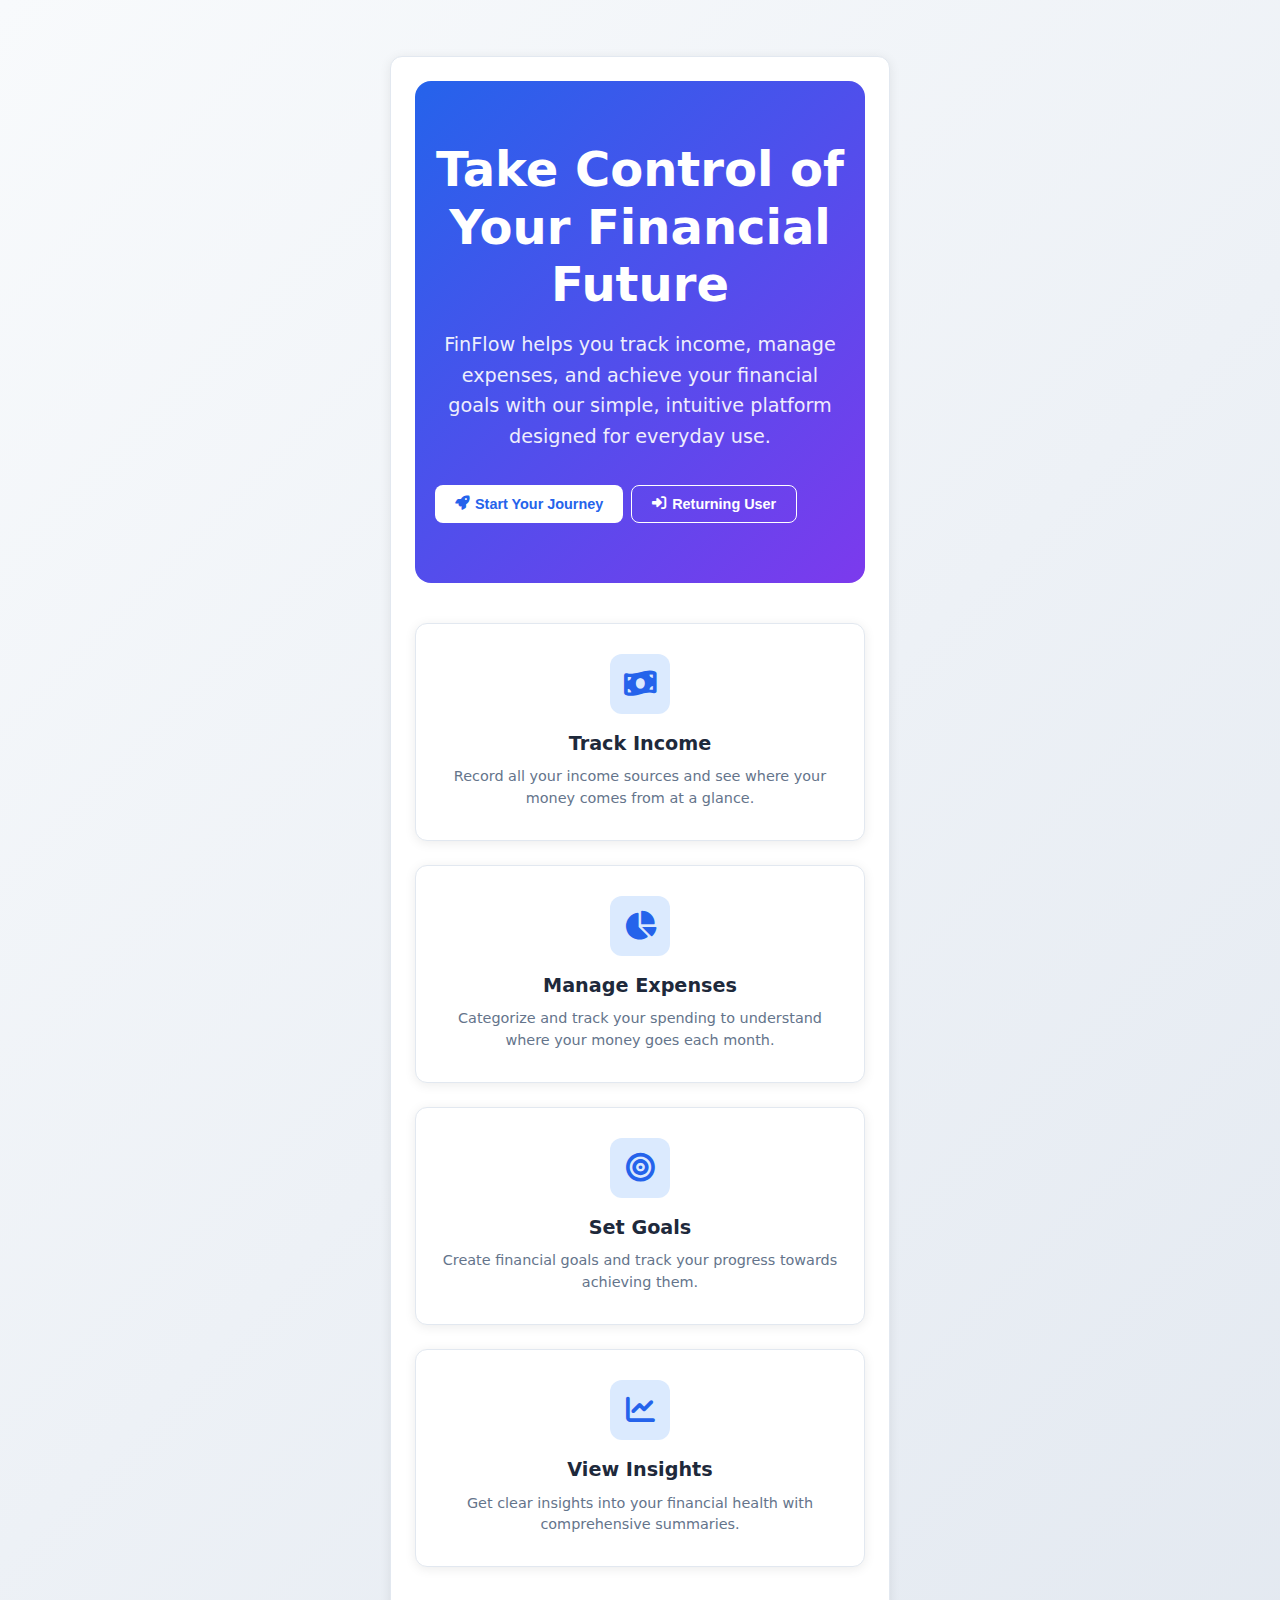
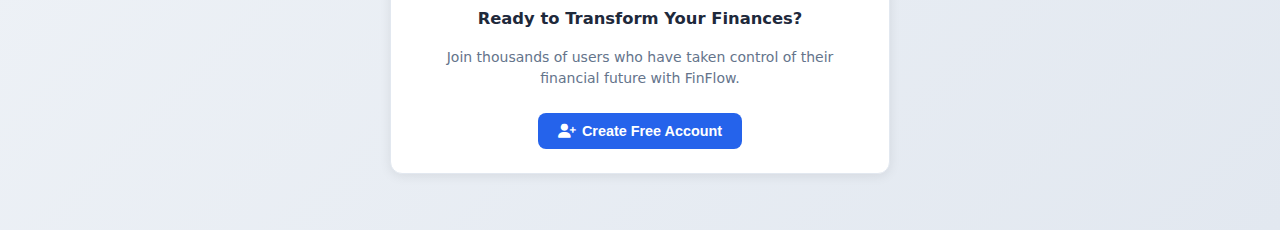
<file: index.html>
<!DOCTYPE html>
<html lang="en">
<head>
  <meta charset="UTF-8">
  <meta name="viewport" content="width=device-width, initial-scale=1.0">
  <title>FinFlow - Personal Finance Management</title>
  <link rel="stylesheet" href="styles.css">
  <link rel="stylesheet" href="https://cdnjs.cloudflare.com/ajax/libs/font-awesome/6.4.0/css/all.min.css">
</head>
<body>
  <!-- Toast Notifications Container -->
  <div class="toast-container" id="toastContainer"></div>

  <div class="app-container">
    <!-- Header (shown only when logged in) -->
    <header id="appHeader" class="hidden">
      <div class="logo">
        <i class="fas fa-coins"></i>
        <span>FinFlow</span>
      </div>
      <div class="user-info">
        <div class="user-avatar" id="userAvatar">U</div>
        <span id="usernameDisplay">User</span>
        <button class="btn btn-outline" onclick="logout()">Logout</button>
      </div>
    </header>

    <!-- Home Page -->
<!-- Replace the entire home section with this -->
<div id="home" class="card">
  <div class="hero-section">
    <h1 class="hero-title">Take Control of Your Financial Future</h1>
    <p class="hero-subtitle">FinFlow helps you track income, manage expenses, and achieve your financial goals with our simple, intuitive platform designed for everyday use.</p>
    <div class="btn-group">
      <button class="btn btn-primary" onclick="toggleVisibility('signup')" style="background: white; color: var(--primary);">
        <i class="fas fa-rocket"></i> Start Your Journey
      </button>
      <button class="btn btn-outline" onclick="toggleVisibility('login')" style="border-color: white; color: white;">
        <i class="fas fa-sign-in-alt"></i> Returning User
      </button>
    </div>
  </div>

  <div class="features-grid">
    <div class="feature-card">
      <div class="feature-icon">
        <i class="fas fa-money-bill-wave"></i>
      </div>
      <h3 class="feature-title">Track Income</h3>
      <p class="feature-description">Record all your income sources and see where your money comes from at a glance.</p>
    </div>
    
    <div class="feature-card">
      <div class="feature-icon">
        <i class="fas fa-chart-pie"></i>
      </div>
      <h3 class="feature-title">Manage Expenses</h3>
      <p class="feature-description">Categorize and track your spending to understand where your money goes each month.</p>
    </div>
    
    <div class="feature-card">
      <div class="feature-icon">
        <i class="fas fa-bullseye"></i>
      </div>
      <h3 class="feature-title">Set Goals</h3>
      <p class="feature-description">Create financial goals and track your progress towards achieving them.</p>
    </div>
    
    <div class="feature-card">
      <div class="feature-icon">
        <i class="fas fa-chart-line"></i>
      </div>
      <h3 class="feature-title">View Insights</h3>
      <p class="feature-description">Get clear insights into your financial health with comprehensive summaries.</p>
    </div>
  </div>

  <div style="text-align: center; margin-top: 40px;">
    <h3 style="margin-bottom: 16px; color: var(--dark);">Ready to Transform Your Finances?</h3>
    <p style="color: var(--gray); margin-bottom: 24px;">Join thousands of users who have taken control of their financial future with FinFlow.</p>
    <button class="btn btn-primary" onclick="toggleVisibility('signup')">
      <i class="fas fa-user-plus"></i> Create Free Account
    </button>
  </div>
</div>

    <!-- Sign Up Page -->
    <div id="signup" class="auth-container card hidden">
      <div class="auth-header">
        <h2 class="auth-title">Create Account</h2>
        <p class="auth-subtitle">Join thousands managing their finances better</p>
      </div>
      <div class="form-group">
        <label class="form-label" for="signupUsername">Username</label>
        <input type="text" id="signupUsername" class="form-control" placeholder="Enter your username">
      </div>
      <div class="form-group">
        <label class="form-label" for="signupPassword">Password</label>
        <input type="password" id="signupPassword" class="form-control" placeholder="Create a strong password">
      </div>
      <div class="form-group">
        <label class="form-label" for="signupEmail">Email (optional)</label>
        <input type="email" id="signupEmail" class="form-control" placeholder="Enter your email">
      </div>
      <button class="btn btn-primary" onclick="signUp()" style="width: 100%; margin-bottom: 15px;">
        <i class="fas fa-user-plus"></i> Create Account
      </button>
      <button class="btn btn-outline" onclick="toggleVisibility('home')" style="width: 100%;">
        <i class="fas fa-arrow-left"></i> Back to Home
      </button>
      <div id="signupError" style="color: var(--danger); margin-top: 15px; text-align: center;"></div>
    </div>

    <!-- Login Page -->
    <div id="login" class="auth-container card hidden">
      <div class="auth-header">
        <h2 class="auth-title">Welcome Back</h2>
        <p class="auth-subtitle">Sign in to access your financial dashboard</p>
      </div>
      <div class="form-group">
        <label class="form-label" for="loginUsername">Username</label>
        <input type="text" id="loginUsername" class="form-control" placeholder="Enter your username">
      </div>
      <div class="form-group">
        <label class="form-label" for="loginPassword">Password</label>
        <input type="password" id="loginPassword" class="form-control" placeholder="Enter your password">
      </div>
      <button class="btn btn-primary" onclick="logIn()" style="width: 100%; margin-bottom: 15px;">
        <i class="fas fa-sign-in-alt"></i> Sign In
      </button>
      <button class="btn btn-outline" onclick="toggleVisibility('home')" style="width: 100%;">
        <i class="fas fa-arrow-left"></i> Back to Home
      </button>
      <div id="loginError" style="color: var(--danger); margin-top: 15px; text-align: center;"></div>
    </div>

    <!-- Finance Dashboard -->
    <div id="financeApp" class="hidden">
      <!-- Balance Summary -->
      <div class="balance-card">
        <div class="balance-title">Current Balance</div>
        <div class="balance-amount" id="currentBalance">0.00 birr</div>
      </div>

      <!-- Stats Overview -->
      <div class="stats-container">
        <div class="stat-card">
          <div class="stat-icon stat-income">
            <i class="fas fa-money-bill-wave"></i>
          </div>
          <div class="stat-info">
            <h3 id="totalIncome">0.00</h3>
            <p>Total Income</p>
          </div>
        </div>
        <div class="stat-card">
          <div class="stat-icon stat-expense">
            <i class="fas fa-chart-line"></i>
          </div>
          <div class="stat-info">
            <h3 id="totalExpenses">0.00</h3>
            <p>Total Expenses</p>
          </div>
        </div>
        <div class="stat-card">
          <div class="stat-icon stat-balance">
            <i class="fas fa-piggy-bank"></i>
          </div>
          <div class="stat-info">
            <h3 id="savings">0.00</h3>
            <p>Savings</p>
          </div>
        </div>
      </div>

      <!-- Quick Actions -->
      <div class="card">
        <div class="card-header">
          <h2 class="card-title">Quick Actions</h2>
        </div>
        <div class="actions-container">
          <button class="action-btn" onclick="openModal('incomeModal')">
            <i class="fas fa-plus-circle"></i>
            <span>Add Income</span>
          </button>
          <button class="action-btn" onclick="openModal('mandatoryExpenseModal')">
            <i class="fas fa-clipboard-list"></i>
            <span>Plan Expense</span>
          </button>
          <button class="action-btn" onclick="confirmMandatoryExpense()">
            <i class="fas fa-check-circle"></i>
            <span>Confirm Expense</span>
          </button>
          <button class="action-btn" onclick="openModal('otherExpenseModal')">
            <i class="fas fa-shopping-cart"></i>
            <span>Add Expense</span>
          </button>
          <button class="action-btn" onclick="viewSummary()">
            <i class="fas fa-chart-pie"></i>
            <span>View Summary</span>
          </button>
          <button class="action-btn" onclick="openModal('historyModal')">
            <i class="fas fa-history"></i>
            <span>Transaction History</span>
          </button>
          <button class="action-btn" onclick="openModal('exportModal')">
            <i class="fas fa-download"></i>
            <span>Export Data</span>
          </button>
          <button class="action-btn" onclick="showAbout()">
            <i class="fas fa-info-circle"></i>
            <span>About FinFlow</span>
          </button>
        </div>
      </div>

      <!-- Recent Transactions -->
      <div class="card">
        <div class="card-header">
          <h2 class="card-title">Recent Transactions</h2>
          <div style="display: flex; gap: 10px; align-items: center;">
            <div class="search-container" style="width: 200px;">
              <input type="text" id="transactionSearch" class="search-input" placeholder="Search transactions..." onkeyup="filterTransactions()">
              <i class="fas fa-search search-icon"></i>
            </div>
            <button class="btn btn-outline" onclick="openModal('historyModal')">
              <i class="fas fa-eye"></i> View All
            </button>
          </div>
        </div>
        <ul class="transaction-list" id="recentTransactions">
          <!-- Transactions will be populated here -->
        </ul>
      </div>

      <!-- Simple Financial Goals Section -->
      <div class="card">
        <div class="card-header">
          <h2 class="card-title">Financial Goals</h2>
          <button class="btn btn-outline btn-sm" onclick="openModal('goalsModal')">
            <i class="fas fa-plus"></i> Add Goal
          </button>
        </div>
        <div id="goalsContainer">
          <!-- Goals will be populated here -->
        </div>
      </div>
    </div>
  </div>

  <!-- Modals -->
  <!-- Add Income Modal -->
  <div id="incomeModal" class="modal">
    <div class="modal-content">
      <div class="modal-header">
        <h3 class="modal-title">Add Income</h3>
        <button class="modal-close" onclick="closeModal('incomeModal')">&times;</button>
      </div>
      <div class="form-group">
        <label class="form-label" for="incomeSource">Income Source</label>
        <input type="text" id="incomeSource" class="form-control" placeholder="Salary, Freelance, etc.">
      </div>
      <div class="form-group">
        <label class="form-label" for="incomeAmount">Amount (birr)</label>
        <input type="number" id="incomeAmount" class="form-control" placeholder="0.00">
      </div>
      <div class="form-group">
        <label class="form-label" for="incomeDate">Date</label>
        <input type="date" id="incomeDate" class="form-control">
      </div>
      <button class="btn btn-primary" onclick="addIncome()" style="width: 100%;">
        <i class="fas fa-plus-circle"></i> Add Income
      </button>
    </div>
  </div>

  <!-- Plan Mandatory Expense Modal -->
  <div id="mandatoryExpenseModal" class="modal">
    <div class="modal-content">
      <div class="modal-header">
        <h3 class="modal-title">Plan Mandatory Expense</h3>
        <button class="modal-close" onclick="closeModal('mandatoryExpenseModal')">&times;</button>
      </div>
      <div class="form-group">
        <label class="form-label" for="mandatoryCategory">Expense Category</label>
        <input type="text" id="mandatoryCategory" class="form-control" placeholder="Rent, Utilities, etc.">
      </div>
      <div class="form-group">
        <label class="form-label" for="mandatoryAmount">Planned Amount (birr)</label>
        <input type="number" id="mandatoryAmount" class="form-control" placeholder="0.00">
      </div>
      <div class="form-group">
        <label class="form-label" for="mandatoryDueDate">Due Date</label>
        <input type="date" id="mandatoryDueDate" class="form-control">
      </div>
      <button class="btn btn-primary" onclick="planMandatoryExpense()" style="width: 100%;">
        <i class="fas fa-clipboard-list"></i> Plan Expense
      </button>
    </div>
  </div>

  <!-- Add Other Expense Modal -->
  <div id="otherExpenseModal" class="modal">
    <div class="modal-content">
      <div class="modal-header">
        <h3 class="modal-title">Add Expense</h3>
        <button class="modal-close" onclick="closeModal('otherExpenseModal')">&times;</button>
      </div>
      <div class="form-group">
        <label class="form-label" for="otherCategory">Expense Category</label>
        <input type="text" id="otherCategory" class="form-control" placeholder="Food, Entertainment, etc.">
      </div>
      <div class="form-group">
        <label class="form-label" for="otherAmount">Amount (birr)</label>
        <input type="number" id="otherAmount" class="form-control" placeholder="0.00">
      </div>
      <div class="form-group">
        <label class="form-label" for="otherDate">Date</label>
        <input type="date" id="otherDate" class="form-control">
      </div>
      <button class="btn btn-primary" onclick="addOtherExpense()" style="width: 100%;">
        <i class="fas fa-shopping-cart"></i> Add Expense
      </button>
    </div>
  </div>

  <!-- Transaction History Modal -->
  <div id="historyModal" class="modal">
    <div class="modal-content" style="max-width: 700px;">
      <div class="modal-header">
        <h3 class="modal-title">Transaction History</h3>
        <button class="modal-close" onclick="closeModal('historyModal')">&times;</button>
      </div>
      <div id="historyContent">
        <!-- History content will be populated here -->
      </div>
    </div>
  </div>

  <!-- Summary Modal -->
  <div id="summaryModal" class="modal">
    <div class="modal-content">
      <div class="modal-header">
        <h3 class="modal-title">Financial Summary</h3>
        <button class="modal-close" onclick="closeModal('summaryModal')">&times;</button>
      </div>
      <div id="summaryContent">
        <!-- Summary content will be populated here -->
      </div>
    </div>
  </div>

  <!-- About Modal -->
  <div id="aboutModal" class="modal">
    <div class="modal-content">
      <div class="modal-header">
        <h3 class="modal-title">About FinFlow</h3>
        <button class="modal-close" onclick="closeModal('aboutModal')">&times;</button>
      </div>
      <div id="aboutContent">
        <div style="text-align: center; margin-bottom: 20px;">
          <i class="fas fa-coins" style="font-size: 3rem; color: var(--primary); margin-bottom: 15px;"></i>
          <h2 style="color: var(--primary); margin-bottom: 10px;">FinFlow Personal Finance Manager</h2>
        </div>
        
        <div style="line-height: 1.6; margin-bottom: 20px;">
          <p>FinFlow is your personal financial companion designed to help you take control of your money with ease and confidence.</p>
          
          <h4 style="color: var(--primary); margin: 15px 0 10px;">What FinFlow Offers:</h4>
          <ul style="padding-left: 20px; margin-bottom: 15px;">
            <li><strong>Income Tracking:</strong> Record all your income sources in one place</li>
            <li><strong>Expense Management:</strong> Track planned and actual expenses</li>
            <li><strong>Financial Overview:</strong> Get a clear picture of your financial health</li>
            <li><strong>Goal Setting:</strong> Set and track simple financial goals</li>
            <li><strong>Data Export:</strong> Download your financial data for analysis</li>
          </ul>

          <h4 style="color: var(--primary); margin: 15px 0 10px;">How to Use:</h4>
          <ol style="padding-left: 20px; margin-bottom: 15px;">
            <li>Add your income sources as you receive money</li>
            <li>Plan your mandatory expenses (rent, bills, etc.)</li>
            <li>Track your daily spending in other expenses</li>
            <li>Confirm planned expenses when you pay them</li>
            <li>Use the summary to see your financial progress</li>
          </ol>

          <p><strong>Remember:</strong> FinFlow stores all your data locally in your browser for privacy and security. Your financial information never leaves your device.</p>
        </div>

        <div style="background: var(--primary-light); padding: 15px; border-radius: 8px; text-align: center;">
          <p style="margin: 0; color: var(--primary-dark); font-weight: 500;">
            <i class="fas fa-lightbulb" style="margin-right: 5px;"></i>
            Start tracking today and build better financial habits!
          </p>
        </div>
      </div>
    </div>
  </div>

  <!-- Simple Goals Modal -->
<!-- Replace the goals modal with this -->
<div id="goalsModal" class="modal">
  <div class="modal-content">
    <div class="modal-header">
      <h3 class="modal-title">Manage Financial Goals</h3>
      <button class="modal-close" onclick="closeModal('goalsModal')">&times;</button>
    </div>
    
    <div class="form-group">
      <label class="form-label" for="goalTitle">Goal Name</label>
      <input type="text" id="goalTitle" class="form-control" placeholder="e.g., Save for vacation, New laptop">
    </div>
    <div class="form-group">
      <label class="form-label" for="goalTarget">Target Amount (birr)</label>
      <input type="number" id="goalTarget" class="form-control" placeholder="0.00">
    </div>
    <div class="form-group">
      <label class="form-label" for="goalDeadline">Target Date (Optional)</label>
      <input type="date" id="goalDeadline" class="form-control">
    </div>
    
    <button class="btn btn-primary" onclick="addGoal()" style="width: 100%;">
      <i class="fas fa-bullseye"></i> Create Goal
    </button>

    <!-- Add to existing goal section -->
    <div class="add-to-goal-section" id="addToGoalSection" style="display: none;">
      <h4>Add to Goal</h4>
      <div class="form-group">
        <label class="form-label">Select Goal</label>
        <select id="selectedGoal" class="form-control">
          <!-- Goals will be populated here -->
        </select>
      </div>
      <div class="form-group">
        <label class="form-label">Amount to Add (birr)</label>
        <input type="number" id="goalContribution" class="form-control" placeholder="0.00">
      </div>
      <button class="btn btn-success" onclick="addToGoal()" style="width: 100%;">
        <i class="fas fa-plus"></i> Add to Goal
      </button>
    </div>
  </div>
</div>

<!-- Add this modal for adding to goals -->
<div id="addToGoalModal" class="modal">
  <div class="modal-content">
    <div class="modal-header">
      <h3 class="modal-title">Add to Goal</h3>
      <button class="modal-close" onclick="closeModal('addToGoalModal')">&times;</button>
    </div>
    <div class="form-group">
      <label class="form-label">Select Goal</label>
      <select id="addToGoalSelect" class="form-control">
        <!-- Goals will be populated here -->
      </select>
    </div>
    <div class="form-group">
      <label class="form-label">Amount to Add (birr)</label>
      <input type="number" id="addToGoalAmount" class="form-control" placeholder="0.00">
    </div>
    <button class="btn btn-success" onclick="contributeToGoal()" style="width: 100%;">
      <i class="fas fa-plus"></i> Add to Goal
    </button>
  </div>
</div>

  <!-- Export Modal -->
  <div id="exportModal" class="modal">
    <div class="modal-content">
      <div class="modal-header">
        <h3 class="modal-title">Export Data</h3>
        <button class="modal-close" onclick="closeModal('exportModal')">&times;</button>
      </div>
      <div class="form-group">
        <label class="form-label">Export Format</label>
        <div style="display: flex; gap: 10px;">
          <button class="btn btn-outline" onclick="exportData('csv')" style="flex: 1;">
            <i class="fas fa-file-csv"></i> CSV
          </button>
          <button class="btn btn-outline" onclick="exportData('json')" style="flex: 1;">
            <i class="fas fa-file-code"></i> JSON
          </button>
        </div>
      </div>
      <button class="btn btn-primary" onclick="generateExport()" style="width: 100%; margin-top: 10px;">
        <i class="fas fa-download"></i> Export Data
      </button>
    </div>
  </div>

  <script src="app.js"></script>
</body>
</html>
</file>
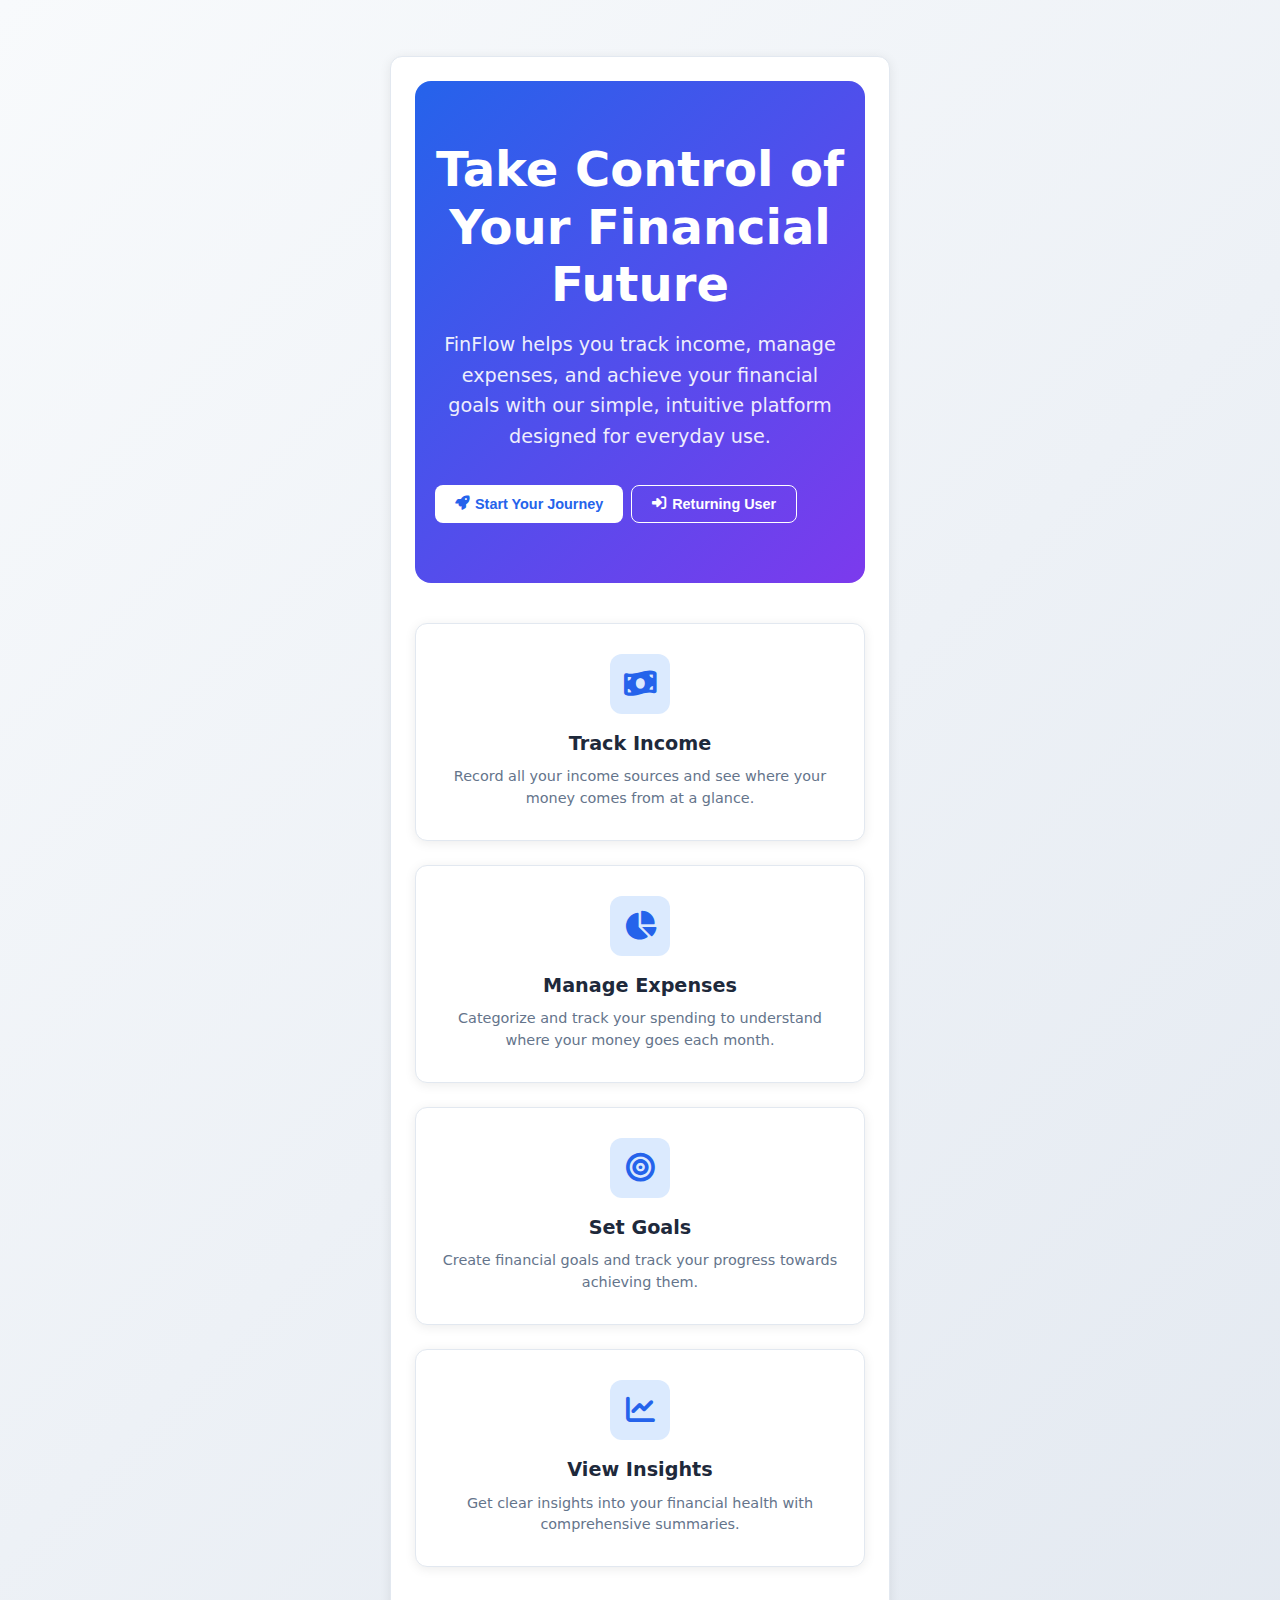
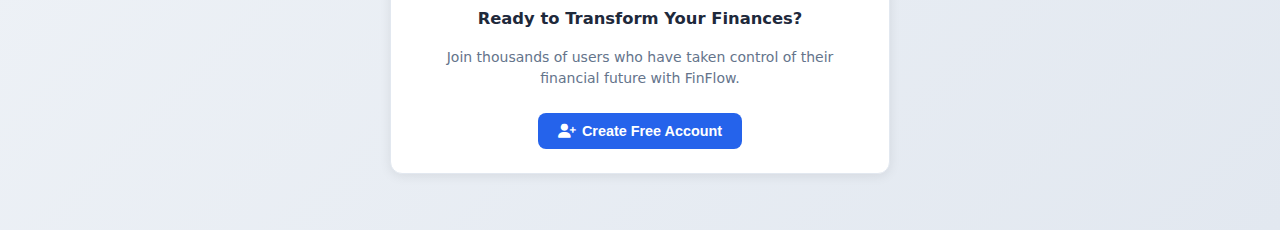
<file: index (3).html>
<!DOCTYPE html>
<html lang="en">
<head>
  <meta charset="UTF-8">
  <meta name="viewport" content="width=device-width, initial-scale=1.0">
  <title>FinFlow - Personal Finance Management</title>
  <link rel="stylesheet" href="styles.css">
  <link rel="stylesheet" href="https://cdnjs.cloudflare.com/ajax/libs/font-awesome/6.4.0/css/all.min.css">
</head>
<body>
  <!-- Toast Notifications Container -->
  <div class="toast-container" id="toastContainer"></div>

  <div class="app-container">
    <!-- Header (shown only when logged in) -->
    <header id="appHeader" class="hidden">
      <div class="logo">
        <i class="fas fa-coins"></i>
        <span>FinFlow</span>
      </div>
      <div class="user-info">
        <div class="user-avatar" id="userAvatar">U</div>
        <span id="usernameDisplay">User</span>
        <button class="btn btn-outline" onclick="logout()">Logout</button>
      </div>
    </header>

    <!-- Home Page -->
<!-- Replace the entire home section with this -->
<div id="home" class="card">
  <div class="hero-section">
    <h1 class="hero-title">Take Control of Your Financial Future</h1>
    <p class="hero-subtitle">FinFlow helps you track income, manage expenses, and achieve your financial goals with our simple, intuitive platform designed for everyday use.</p>
    <div class="btn-group">
      <button class="btn btn-primary" onclick="toggleVisibility('signup')" style="background: white; color: var(--primary);">
        <i class="fas fa-rocket"></i> Start Your Journey
      </button>
      <button class="btn btn-outline" onclick="toggleVisibility('login')" style="border-color: white; color: white;">
        <i class="fas fa-sign-in-alt"></i> Returning User
      </button>
    </div>
  </div>

  <div class="features-grid">
    <div class="feature-card">
      <div class="feature-icon">
        <i class="fas fa-money-bill-wave"></i>
      </div>
      <h3 class="feature-title">Track Income</h3>
      <p class="feature-description">Record all your income sources and see where your money comes from at a glance.</p>
    </div>
    
    <div class="feature-card">
      <div class="feature-icon">
        <i class="fas fa-chart-pie"></i>
      </div>
      <h3 class="feature-title">Manage Expenses</h3>
      <p class="feature-description">Categorize and track your spending to understand where your money goes each month.</p>
    </div>
    
    <div class="feature-card">
      <div class="feature-icon">
        <i class="fas fa-bullseye"></i>
      </div>
      <h3 class="feature-title">Set Goals</h3>
      <p class="feature-description">Create financial goals and track your progress towards achieving them.</p>
    </div>
    
    <div class="feature-card">
      <div class="feature-icon">
        <i class="fas fa-chart-line"></i>
      </div>
      <h3 class="feature-title">View Insights</h3>
      <p class="feature-description">Get clear insights into your financial health with comprehensive summaries.</p>
    </div>
  </div>

  <div style="text-align: center; margin-top: 40px;">
    <h3 style="margin-bottom: 16px; color: var(--dark);">Ready to Transform Your Finances?</h3>
    <p style="color: var(--gray); margin-bottom: 24px;">Join thousands of users who have taken control of their financial future with FinFlow.</p>
    <button class="btn btn-primary" onclick="toggleVisibility('signup')">
      <i class="fas fa-user-plus"></i> Create Free Account
    </button>
  </div>
</div>

    <!-- Sign Up Page -->
    <div id="signup" class="auth-container card hidden">
      <div class="auth-header">
        <h2 class="auth-title">Create Account</h2>
        <p class="auth-subtitle">Join thousands managing their finances better</p>
      </div>
      <div class="form-group">
        <label class="form-label" for="signupUsername">Username</label>
        <input type="text" id="signupUsername" class="form-control" placeholder="Enter your username">
      </div>
      <div class="form-group">
        <label class="form-label" for="signupPassword">Password</label>
        <input type="password" id="signupPassword" class="form-control" placeholder="Create a strong password">
      </div>
      <div class="form-group">
        <label class="form-label" for="signupEmail">Email (optional)</label>
        <input type="email" id="signupEmail" class="form-control" placeholder="Enter your email">
      </div>
      <button class="btn btn-primary" onclick="signUp()" style="width: 100%; margin-bottom: 15px;">
        <i class="fas fa-user-plus"></i> Create Account
      </button>
      <button class="btn btn-outline" onclick="toggleVisibility('home')" style="width: 100%;">
        <i class="fas fa-arrow-left"></i> Back to Home
      </button>
      <div id="signupError" style="color: var(--danger); margin-top: 15px; text-align: center;"></div>
    </div>

    <!-- Login Page -->
    <div id="login" class="auth-container card hidden">
      <div class="auth-header">
        <h2 class="auth-title">Welcome Back</h2>
        <p class="auth-subtitle">Sign in to access your financial dashboard</p>
      </div>
      <div class="form-group">
        <label class="form-label" for="loginUsername">Username</label>
        <input type="text" id="loginUsername" class="form-control" placeholder="Enter your username">
      </div>
      <div class="form-group">
        <label class="form-label" for="loginPassword">Password</label>
        <input type="password" id="loginPassword" class="form-control" placeholder="Enter your password">
      </div>
      <button class="btn btn-primary" onclick="logIn()" style="width: 100%; margin-bottom: 15px;">
        <i class="fas fa-sign-in-alt"></i> Sign In
      </button>
      <button class="btn btn-outline" onclick="toggleVisibility('home')" style="width: 100%;">
        <i class="fas fa-arrow-left"></i> Back to Home
      </button>
      <div id="loginError" style="color: var(--danger); margin-top: 15px; text-align: center;"></div>
    </div>

    <!-- Finance Dashboard -->
    <div id="financeApp" class="hidden">
      <!-- Balance Summary -->
      <div class="balance-card">
        <div class="balance-title">Current Balance</div>
        <div class="balance-amount" id="currentBalance">0.00 birr</div>
      </div>

      <!-- Stats Overview -->
      <div class="stats-container">
        <div class="stat-card">
          <div class="stat-icon stat-income">
            <i class="fas fa-money-bill-wave"></i>
          </div>
          <div class="stat-info">
            <h3 id="totalIncome">0.00</h3>
            <p>Total Income</p>
          </div>
        </div>
        <div class="stat-card">
          <div class="stat-icon stat-expense">
            <i class="fas fa-chart-line"></i>
          </div>
          <div class="stat-info">
            <h3 id="totalExpenses">0.00</h3>
            <p>Total Expenses</p>
          </div>
        </div>
        <div class="stat-card">
          <div class="stat-icon stat-balance">
            <i class="fas fa-piggy-bank"></i>
          </div>
          <div class="stat-info">
            <h3 id="savings">0.00</h3>
            <p>Savings</p>
          </div>
        </div>
      </div>

      <!-- Quick Actions -->
      <div class="card">
        <div class="card-header">
          <h2 class="card-title">Quick Actions</h2>
        </div>
        <div class="actions-container">
          <button class="action-btn" onclick="openModal('incomeModal')">
            <i class="fas fa-plus-circle"></i>
            <span>Add Income</span>
          </button>
          <button class="action-btn" onclick="openModal('mandatoryExpenseModal')">
            <i class="fas fa-clipboard-list"></i>
            <span>Plan Expense</span>
          </button>
          <button class="action-btn" onclick="confirmMandatoryExpense()">
            <i class="fas fa-check-circle"></i>
            <span>Confirm Expense</span>
          </button>
          <button class="action-btn" onclick="openModal('otherExpenseModal')">
            <i class="fas fa-shopping-cart"></i>
            <span>Add Expense</span>
          </button>
          <button class="action-btn" onclick="viewSummary()">
            <i class="fas fa-chart-pie"></i>
            <span>View Summary</span>
          </button>
          <button class="action-btn" onclick="openModal('historyModal')">
            <i class="fas fa-history"></i>
            <span>Transaction History</span>
          </button>
          <button class="action-btn" onclick="openModal('exportModal')">
            <i class="fas fa-download"></i>
            <span>Export Data</span>
          </button>
          <button class="action-btn" onclick="showAbout()">
            <i class="fas fa-info-circle"></i>
            <span>About FinFlow</span>
          </button>
        </div>
      </div>

      <!-- Recent Transactions -->
      <div class="card">
        <div class="card-header">
          <h2 class="card-title">Recent Transactions</h2>
          <div style="display: flex; gap: 10px; align-items: center;">
            <div class="search-container" style="width: 200px;">
              <input type="text" id="transactionSearch" class="search-input" placeholder="Search transactions..." onkeyup="filterTransactions()">
              <i class="fas fa-search search-icon"></i>
            </div>
            <button class="btn btn-outline" onclick="openModal('historyModal')">
              <i class="fas fa-eye"></i> View All
            </button>
          </div>
        </div>
        <ul class="transaction-list" id="recentTransactions">
          <!-- Transactions will be populated here -->
        </ul>
      </div>

      <!-- Simple Financial Goals Section -->
      <div class="card">
        <div class="card-header">
          <h2 class="card-title">Financial Goals</h2>
          <button class="btn btn-outline btn-sm" onclick="openModal('goalsModal')">
            <i class="fas fa-plus"></i> Add Goal
          </button>
        </div>
        <div id="goalsContainer">
          <!-- Goals will be populated here -->
        </div>
      </div>
    </div>
  </div>

  <!-- Modals -->
  <!-- Add Income Modal -->
  <div id="incomeModal" class="modal">
    <div class="modal-content">
      <div class="modal-header">
        <h3 class="modal-title">Add Income</h3>
        <button class="modal-close" onclick="closeModal('incomeModal')">&times;</button>
      </div>
      <div class="form-group">
        <label class="form-label" for="incomeSource">Income Source</label>
        <input type="text" id="incomeSource" class="form-control" placeholder="Salary, Freelance, etc.">
      </div>
      <div class="form-group">
        <label class="form-label" for="incomeAmount">Amount (birr)</label>
        <input type="number" id="incomeAmount" class="form-control" placeholder="0.00">
      </div>
      <div class="form-group">
        <label class="form-label" for="incomeDate">Date</label>
        <input type="date" id="incomeDate" class="form-control">
      </div>
      <button class="btn btn-primary" onclick="addIncome()" style="width: 100%;">
        <i class="fas fa-plus-circle"></i> Add Income
      </button>
    </div>
  </div>

  <!-- Plan Mandatory Expense Modal -->
  <div id="mandatoryExpenseModal" class="modal">
    <div class="modal-content">
      <div class="modal-header">
        <h3 class="modal-title">Plan Mandatory Expense</h3>
        <button class="modal-close" onclick="closeModal('mandatoryExpenseModal')">&times;</button>
      </div>
      <div class="form-group">
        <label class="form-label" for="mandatoryCategory">Expense Category</label>
        <input type="text" id="mandatoryCategory" class="form-control" placeholder="Rent, Utilities, etc.">
      </div>
      <div class="form-group">
        <label class="form-label" for="mandatoryAmount">Planned Amount (birr)</label>
        <input type="number" id="mandatoryAmount" class="form-control" placeholder="0.00">
      </div>
      <div class="form-group">
        <label class="form-label" for="mandatoryDueDate">Due Date</label>
        <input type="date" id="mandatoryDueDate" class="form-control">
      </div>
      <button class="btn btn-primary" onclick="planMandatoryExpense()" style="width: 100%;">
        <i class="fas fa-clipboard-list"></i> Plan Expense
      </button>
    </div>
  </div>

  <!-- Add Other Expense Modal -->
  <div id="otherExpenseModal" class="modal">
    <div class="modal-content">
      <div class="modal-header">
        <h3 class="modal-title">Add Expense</h3>
        <button class="modal-close" onclick="closeModal('otherExpenseModal')">&times;</button>
      </div>
      <div class="form-group">
        <label class="form-label" for="otherCategory">Expense Category</label>
        <input type="text" id="otherCategory" class="form-control" placeholder="Food, Entertainment, etc.">
      </div>
      <div class="form-group">
        <label class="form-label" for="otherAmount">Amount (birr)</label>
        <input type="number" id="otherAmount" class="form-control" placeholder="0.00">
      </div>
      <div class="form-group">
        <label class="form-label" for="otherDate">Date</label>
        <input type="date" id="otherDate" class="form-control">
      </div>
      <button class="btn btn-primary" onclick="addOtherExpense()" style="width: 100%;">
        <i class="fas fa-shopping-cart"></i> Add Expense
      </button>
    </div>
  </div>

  <!-- Transaction History Modal -->
  <div id="historyModal" class="modal">
    <div class="modal-content" style="max-width: 700px;">
      <div class="modal-header">
        <h3 class="modal-title">Transaction History</h3>
        <button class="modal-close" onclick="closeModal('historyModal')">&times;</button>
      </div>
      <div id="historyContent">
        <!-- History content will be populated here -->
      </div>
    </div>
  </div>

  <!-- Summary Modal -->
  <div id="summaryModal" class="modal">
    <div class="modal-content">
      <div class="modal-header">
        <h3 class="modal-title">Financial Summary</h3>
        <button class="modal-close" onclick="closeModal('summaryModal')">&times;</button>
      </div>
      <div id="summaryContent">
        <!-- Summary content will be populated here -->
      </div>
    </div>
  </div>

  <!-- About Modal -->
  <div id="aboutModal" class="modal">
    <div class="modal-content">
      <div class="modal-header">
        <h3 class="modal-title">About FinFlow</h3>
        <button class="modal-close" onclick="closeModal('aboutModal')">&times;</button>
      </div>
      <div id="aboutContent">
        <div style="text-align: center; margin-bottom: 20px;">
          <i class="fas fa-coins" style="font-size: 3rem; color: var(--primary); margin-bottom: 15px;"></i>
          <h2 style="color: var(--primary); margin-bottom: 10px;">FinFlow Personal Finance Manager</h2>
        </div>
        
        <div style="line-height: 1.6; margin-bottom: 20px;">
          <p>FinFlow is your personal financial companion designed to help you take control of your money with ease and confidence.</p>
          
          <h4 style="color: var(--primary); margin: 15px 0 10px;">What FinFlow Offers:</h4>
          <ul style="padding-left: 20px; margin-bottom: 15px;">
            <li><strong>Income Tracking:</strong> Record all your income sources in one place</li>
            <li><strong>Expense Management:</strong> Track planned and actual expenses</li>
            <li><strong>Financial Overview:</strong> Get a clear picture of your financial health</li>
            <li><strong>Goal Setting:</strong> Set and track simple financial goals</li>
            <li><strong>Data Export:</strong> Download your financial data for analysis</li>
          </ul>

          <h4 style="color: var(--primary); margin: 15px 0 10px;">How to Use:</h4>
          <ol style="padding-left: 20px; margin-bottom: 15px;">
            <li>Add your income sources as you receive money</li>
            <li>Plan your mandatory expenses (rent, bills, etc.)</li>
            <li>Track your daily spending in other expenses</li>
            <li>Confirm planned expenses when you pay them</li>
            <li>Use the summary to see your financial progress</li>
          </ol>

          <p><strong>Remember:</strong> FinFlow stores all your data locally in your browser for privacy and security. Your financial information never leaves your device.</p>
        </div>

        <div style="background: var(--primary-light); padding: 15px; border-radius: 8px; text-align: center;">
          <p style="margin: 0; color: var(--primary-dark); font-weight: 500;">
            <i class="fas fa-lightbulb" style="margin-right: 5px;"></i>
            Start tracking today and build better financial habits!
          </p>
        </div>
      </div>
    </div>
  </div>

  <!-- Simple Goals Modal -->
<!-- Replace the goals modal with this -->
<div id="goalsModal" class="modal">
  <div class="modal-content">
    <div class="modal-header">
      <h3 class="modal-title">Manage Financial Goals</h3>
      <button class="modal-close" onclick="closeModal('goalsModal')">&times;</button>
    </div>
    
    <div class="form-group">
      <label class="form-label" for="goalTitle">Goal Name</label>
      <input type="text" id="goalTitle" class="form-control" placeholder="e.g., Save for vacation, New laptop">
    </div>
    <div class="form-group">
      <label class="form-label" for="goalTarget">Target Amount (birr)</label>
      <input type="number" id="goalTarget" class="form-control" placeholder="0.00">
    </div>
    <div class="form-group">
      <label class="form-label" for="goalDeadline">Target Date (Optional)</label>
      <input type="date" id="goalDeadline" class="form-control">
    </div>
    
    <button class="btn btn-primary" onclick="addGoal()" style="width: 100%;">
      <i class="fas fa-bullseye"></i> Create Goal
    </button>

    <!-- Add to existing goal section -->
    <div class="add-to-goal-section" id="addToGoalSection" style="display: none;">
      <h4>Add to Goal</h4>
      <div class="form-group">
        <label class="form-label">Select Goal</label>
        <select id="selectedGoal" class="form-control">
          <!-- Goals will be populated here -->
        </select>
      </div>
      <div class="form-group">
        <label class="form-label">Amount to Add (birr)</label>
        <input type="number" id="goalContribution" class="form-control" placeholder="0.00">
      </div>
      <button class="btn btn-success" onclick="addToGoal()" style="width: 100%;">
        <i class="fas fa-plus"></i> Add to Goal
      </button>
    </div>
  </div>
</div>

<!-- Add this modal for adding to goals -->
<div id="addToGoalModal" class="modal">
  <div class="modal-content">
    <div class="modal-header">
      <h3 class="modal-title">Add to Goal</h3>
      <button class="modal-close" onclick="closeModal('addToGoalModal')">&times;</button>
    </div>
    <div class="form-group">
      <label class="form-label">Select Goal</label>
      <select id="addToGoalSelect" class="form-control">
        <!-- Goals will be populated here -->
      </select>
    </div>
    <div class="form-group">
      <label class="form-label">Amount to Add (birr)</label>
      <input type="number" id="addToGoalAmount" class="form-control" placeholder="0.00">
    </div>
    <button class="btn btn-success" onclick="contributeToGoal()" style="width: 100%;">
      <i class="fas fa-plus"></i> Add to Goal
    </button>
  </div>
</div>

  <!-- Export Modal -->
  <div id="exportModal" class="modal">
    <div class="modal-content">
      <div class="modal-header">
        <h3 class="modal-title">Export Data</h3>
        <button class="modal-close" onclick="closeModal('exportModal')">&times;</button>
      </div>
      <div class="form-group">
        <label class="form-label">Export Format</label>
        <div style="display: flex; gap: 10px;">
          <button class="btn btn-outline" onclick="exportData('csv')" style="flex: 1;">
            <i class="fas fa-file-csv"></i> CSV
          </button>
          <button class="btn btn-outline" onclick="exportData('json')" style="flex: 1;">
            <i class="fas fa-file-code"></i> JSON
          </button>
        </div>
      </div>
      <button class="btn btn-primary" onclick="generateExport()" style="width: 100%; margin-top: 10px;">
        <i class="fas fa-download"></i> Export Data
      </button>
    </div>
  </div>

  <script src="app.js"></script>
</body>
</html>
</file>
<file: styles.css>
:root {
  --primary: #2563eb;
  --primary-dark: #1d4ed8;
  --primary-light: #dbeafe;
  --secondary: #7c3aed;
  --secondary-dark: #6d28d9;
  --success: #059669;
  --success-light: #d1fae5;
  --danger: #dc2626;
  --danger-light: #fee2e2;
  --warning: #d97706;
  --warning-light: #fef3c7;
  --info: #0891b2;
  --info-light: #cffafe;
  --light: #f8fafc;
  --dark: #1e293b;
  --gray: #64748b;
  --gray-light: #e2e8f0;
  --gray-lighter: #f1f5f9;
  --card-shadow: 0 2px 12px rgba(0, 0, 0, 0.08);
  --card-shadow-hover: 0 8px 25px rgba(0, 0, 0, 0.12);
  --transition: all 0.2s ease;
}

* {
  margin: 0;
  padding: 0;
  box-sizing: border-box;
}

body {
  font-family: 'Inter', 'Segoe UI', system-ui, -apple-system, sans-serif;
  background: linear-gradient(135deg, #f8fafc 0%, #e2e8f0 100%);
  min-height: 100vh;
  color: var(--dark);
  line-height: 1.5;
  font-size: 14px;
}

.app-container {
  max-width: 1200px;
  margin: 0 auto;
  padding: 16px;
}

.hidden {
  display: none !important;
}

/* Toast Notification Styles */
.toast-container {
  position: fixed;
  top: 20px;
  right: 20px;
  z-index: 9999;
  display: flex;
  flex-direction: column;
  gap: 8px;
}

.toast {
  background: white;
  border-radius: 10px;
  padding: 14px 18px;
  box-shadow: 0 6px 20px rgba(0, 0, 0, 0.12);
  display: flex;
  align-items: center;
  gap: 12px;
  min-width: 280px;
  max-width: 360px;
  transform: translateX(400px);
  opacity: 0;
  transition: all 0.3s cubic-bezier(0.68, -0.55, 0.265, 1.55);
  border-left: 3px solid var(--primary);
}

.toast.show {
  transform: translateX(0);
  opacity: 1;
}

.toast.hide {
  transform: translateX(400px);
  opacity: 0;
}

.toast.success {
  border-left-color: var(--success);
}

.toast.error {
  border-left-color: var(--danger);
}

.toast.warning {
  border-left-color: var(--warning);
}

.toast.info {
  border-left-color: var(--info);
}

.toast-icon {
  width: 20px;
  height: 20px;
  border-radius: 50%;
  display: flex;
  align-items: center;
  justify-content: center;
  color: white;
  font-size: 0.8rem;
}

.toast.success .toast-icon {
  background: var(--success);
}

.toast.error .toast-icon {
  background: var(--danger);
}

.toast.warning .toast-icon {
  background: var(--warning);
}

.toast.info .toast-icon {
  background: var(--info);
}

.toast-content {
  flex: 1;
}

.toast-title {
  font-weight: 600;
  margin-bottom: 2px;
  font-size: 0.9rem;
}

.toast-message {
  font-size: 0.8rem;
  color: var(--gray);
  line-height: 1.3;
}

.toast-close {
  background: none;
  border: none;
  color: var(--gray);
  cursor: pointer;
  font-size: 1rem;
  padding: 2px;
  border-radius: 4px;
  transition: var(--transition);
}

.toast-close:hover {
  background: var(--gray-lighter);
  color: var(--dark);
}

/* Header Styles */
header {
  display: flex;
  justify-content: space-between;
  align-items: center;
  padding: 16px 0;
  margin-bottom: 24px;
}

.logo {
  display: flex;
  align-items: center;
  gap: 8px;
  font-size: 1.5rem;
  font-weight: 700;
  color: var(--primary);
}

.logo i {
  font-size: 1.6rem;
}

.user-info {
  display: flex;
  align-items: center;
  gap: 8px;
  font-weight: 500;
  font-size: 0.9rem;
}

.user-avatar {
  width: 36px;
  height: 36px;
  border-radius: 50%;
  background-color: var(--primary);
  color: white;
  display: flex;
  align-items: center;
  justify-content: center;
  font-weight: 600;
  font-size: 0.9rem;
}

/* Card Styles */
.card {
  background: white;
  border-radius: 12px;
  box-shadow: var(--card-shadow);
  padding: 24px;
  margin-bottom: 20px;
  transition: var(--transition);
  border: 1px solid var(--gray-light);
}

.card:hover {
  transform: translateY(-2px);
  box-shadow: var(--card-shadow-hover);
}

.card-header {
  margin-bottom: 16px;
  display: flex;
  justify-content: space-between;
  align-items: center;
}

.card-title {
  font-size: 1.3rem;
  font-weight: 600;
  color: var(--dark);
}

/* Button Styles */
.btn {
  padding: 10px 20px;
  border-radius: 8px;
  border: none;
  font-weight: 600;
  cursor: pointer;
  transition: var(--transition);
  display: inline-flex;
  align-items: center;
  justify-content: center;
  gap: 6px;
  font-size: 0.9rem;
}

.btn-primary {
  background-color: var(--primary);
  color: white;
}

.btn-primary:hover {
  background-color: var(--primary-dark);
  transform: translateY(-1px);
}

.btn-secondary {
  background-color: var(--secondary);
  color: white;
}

.btn-secondary:hover {
  background-color: var(--secondary-dark);
  transform: translateY(-1px);
}

.btn-outline {
  background-color: transparent;
  border: 1.5px solid var(--primary);
  color: var(--primary);
}

.btn-outline:hover {
  background-color: var(--primary);
  color: white;
  transform: translateY(-1px);
}

.btn-danger {
  background-color: var(--danger);
  color: white;
}

.btn-danger:hover {
  background-color: #b91c1c;
  transform: translateY(-1px);
}

.btn-group {
  display: flex;
  gap: 8px;
  flex-wrap: wrap;
}

/* Form Styles */
.form-group {
  margin-bottom: 16px;
}

.form-label {
  display: block;
  margin-bottom: 6px;
  font-weight: 500;
  font-size: 0.9rem;
  color: var(--dark);
}

.form-control {
  width: 100%;
  padding: 10px 14px;
  border: 1.5px solid var(--gray-light);
  border-radius: 8px;
  font-size: 0.9rem;
  transition: var(--transition);
  background: white;
}

.form-control:focus {
  outline: none;
  border-color: var(--primary);
  box-shadow: 0 0 0 3px rgba(37, 99, 235, 0.1);
}

/* Home Page */
#home {
  text-align: center;
  max-width: 500px;
  margin: 40px auto;
}

.welcome-title {
  font-size: 2rem;
  margin-bottom: 16px;
  color: var(--dark);
  font-weight: 700;
}

.welcome-subtitle {
  font-size: 1rem;
  margin-bottom: 32px;
  color: var(--gray);
  line-height: 1.6;
}

/* Auth Pages */
.auth-container {
  max-width: 400px;
  margin: 40px auto;
}

.auth-header {
  text-align: center;
  margin-bottom: 24px;
}

.auth-title {
  font-size: 1.6rem;
  margin-bottom: 8px;
  color: var(--dark);
}

.auth-subtitle {
  color: var(--gray);
  font-size: 0.9rem;
}

/* Finance Dashboard */
.dashboard-header {
  display: flex;
  justify-content: space-between;
  align-items: center;
  margin-bottom: 24px;
}

.balance-card {
  background: linear-gradient(135deg, var(--primary) 0%, var(--secondary) 100%);
  color: white;
  padding: 20px;
  border-radius: 12px;
  box-shadow: var(--card-shadow);
  margin-bottom: 20px;
}

.balance-title {
  font-size: 0.9rem;
  opacity: 0.9;
  margin-bottom: 4px;
}

.balance-amount {
  font-size: 2rem;
  font-weight: 700;
}

.stats-container {
  display: grid;
  grid-template-columns: repeat(auto-fit, minmax(220px, 1fr));
  gap: 16px;
  margin-bottom: 24px;
}

.stat-card {
  background: white;
  border-radius: 10px;
  padding: 18px;
  box-shadow: var(--card-shadow);
  display: flex;
  align-items: center;
  gap: 12px;
  border: 1px solid var(--gray-light);
}

.stat-icon {
  width: 44px;
  height: 44px;
  border-radius: 10px;
  display: flex;
  align-items: center;
  justify-content: center;
  font-size: 1.3rem;
}

.stat-income {
  background-color: var(--success-light);
  color: var(--success);
}

.stat-expense {
  background-color: var(--danger-light);
  color: var(--danger);
}

.stat-balance {
  background-color: var(--primary-light);
  color: var(--primary);
}

.stat-info h3 {
  font-size: 1.5rem;
  margin-bottom: 4px;
  font-weight: 600;
}

.stat-info p {
  color: var(--gray);
  font-size: 0.85rem;
}

.actions-container {
  display: grid;
  grid-template-columns: repeat(auto-fit, minmax(160px, 1fr));
  gap: 12px;
  margin-bottom: 24px;
}

.action-btn {
  background: white;
  border-radius: 10px;
  padding: 18px;
  box-shadow: var(--card-shadow);
  display: flex;
  flex-direction: column;
  align-items: center;
  justify-content: center;
  gap: 8px;
  cursor: pointer;
  transition: var(--transition);
  border: none;
  font-size: 0.9rem;
  font-weight: 500;
  border: 1px solid var(--gray-light);
}

.action-btn:hover {
  transform: translateY(-2px);
  box-shadow: var(--card-shadow-hover);
  border-color: var(--primary);
}

.action-btn i {
  font-size: 1.6rem;
  color: var(--primary);
}

/* Transaction History */
.transaction-list {
  list-style: none;
}

.transaction-item {
  display: flex;
  justify-content: space-between;
  align-items: center;
  padding: 12px 0;
  border-bottom: 1px solid var(--gray-lighter);
}

.transaction-item:last-child {
  border-bottom: none;
}

.transaction-info {
  display: flex;
  align-items: center;
  gap: 12px;
}

.transaction-icon {
  width: 36px;
  height: 36px;
  border-radius: 8px;
  display: flex;
  align-items: center;
  justify-content: center;
  font-size: 1rem;
}

.transaction-details h4 {
  font-size: 0.9rem;
  margin-bottom: 4px;
  font-weight: 500;
}

.transaction-details p {
  font-size: 0.8rem;
  color: var(--gray);
}

.transaction-amount {
  font-weight: 600;
  font-size: 0.9rem;
}

.transaction-income {
  color: var(--success);
}

.transaction-expense {
  color: var(--danger);
}

/* Modal Styles */
.modal {
  position: fixed;
  top: 0;
  left: 0;
  width: 100%;
  height: 100%;
  background-color: rgba(0, 0, 0, 0.4);
  display: flex;
  align-items: center;
  justify-content: center;
  z-index: 1000;
  opacity: 0;
  visibility: hidden;
  transition: var(--transition);
  padding: 16px;
}

.modal.active {
  opacity: 1;
  visibility: visible;
}

.modal-content {
  background: white;
  border-radius: 12px;
  padding: 24px;
  width: 90%;
  max-width: 480px;
  box-shadow: 0 20px 40px rgba(0, 0, 0, 0.15);
  transform: translateY(-16px);
  transition: var(--transition);
  border: 1px solid var(--gray-light);
}

.modal.active .modal-content {
  transform: translateY(0);
}

.modal-header {
  display: flex;
  justify-content: space-between;
  align-items: center;
  margin-bottom: 16px;
}

.modal-title {
  font-size: 1.3rem;
  font-weight: 600;
  color: var(--dark);
}

.modal-close {
  background: none;
  border: none;
  font-size: 1.3rem;
  cursor: pointer;
  color: var(--gray);
  padding: 4px;
  border-radius: 4px;
  transition: var(--transition);
}

.modal-close:hover {
  background: var(--gray-lighter);
  color: var(--dark);
}

/* Summary Modal Styles */
#summaryModal .modal-content {
  max-width: 800px;
  max-height: 80vh;
  overflow-y: auto;
}

.summary-header {
  text-align: center;
  margin-bottom: 20px;
  padding-bottom: 16px;
  border-bottom: 1px solid var(--gray-lighter);
}

.summary-title {
  font-size: 1.5rem;
  color: var(--dark);
  margin-bottom: 8px;
  font-weight: 600;
}

.summary-subtitle {
  color: var(--gray);
  font-size: 0.9rem;
}

.summary-grid {
  display: grid;
  grid-template-columns: repeat(auto-fit, minmax(160px, 1fr));
  gap: 12px;
  margin-bottom: 20px;
}

.summary-card {
  background: var(--gray-lighter);
  border-radius: 10px;
  padding: 16px;
  text-align: center;
  border-left: 3px solid var(--primary);
}

.summary-card.income {
  border-left-color: var(--success);
}

.summary-card.expenses {
  border-left-color: var(--danger);
}

.summary-card.balance {
  border-left-color: var(--primary);
}

.summary-card.savings {
  border-left-color: var(--info);
}

.summary-card h3 {
  font-size: 1.4rem;
  margin-bottom: 4px;
  font-weight: 600;
}

.summary-card p {
  color: var(--gray);
  font-size: 0.85rem;
}

.summary-section {
  margin-bottom: 20px;
}

.summary-section-title {
  font-size: 1.1rem;
  color: var(--dark);
  margin-bottom: 12px;
  padding-bottom: 8px;
  border-bottom: 1px solid var(--gray-lighter);
  font-weight: 600;
}

.empty-state {
  text-align: center;
  padding: 24px;
  color: var(--gray);
}

.empty-state i {
  font-size: 2.5rem;
  margin-bottom: 12px;
  opacity: 0.5;
}

/* Responsive */
@media (max-width: 768px) {
  .app-container {
    padding: 12px;
  }
  
  .dashboard-header {
    flex-direction: column;
    align-items: flex-start;
    gap: 12px;
  }

  .stats-container {
    grid-template-columns: 1fr;
  }

  .actions-container {
    grid-template-columns: repeat(2, 1fr);
  }

  .welcome-title {
    font-size: 1.6rem;
  }

  .toast-container {
    right: 12px;
    left: 12px;
  }

  .toast {
    min-width: auto;
    max-width: none;
  }

  #summaryModal .modal-content {
    width: 95%;
    padding: 20px;
  }
  
  .card {
    padding: 20px;
  }
  
  .balance-amount {
    font-size: 1.8rem;
  }
}

@media (max-width: 576px) {
  .actions-container {
    grid-template-columns: 1fr;
  }

  .btn-group {
    flex-direction: column;
  }

  .btn {
    width: 100%;
  }
  
  .modal-content {
    padding: 20px;
  }
  
  .summary-grid {
    grid-template-columns: 1fr 1fr;
  }
}

@media (max-width: 400px) {
  .summary-grid {
    grid-template-columns: 1fr;
  }
  
  .logo {
    font-size: 1.3rem;
  }
  
  .logo i {
    font-size: 1.4rem;
  }
}


/* Add these to your existing CSS */

/* Search Container Styles */
.search-container {
  position: relative;
  display: flex;
  align-items: center;
}

.search-input {
  padding: 10px 40px 10px 14px;
  border: 1.5px solid var(--gray-light);
  border-radius: 8px;
  font-size: 0.9rem;
  transition: var(--transition);
  background: white;
  width: 100%;
}

.search-input:focus {
  outline: none;
  border-color: var(--primary);
  box-shadow: 0 0 0 3px rgba(37, 99, 235, 0.1);
}

.search-icon {
  position: absolute;
  right: 12px;
  color: var(--gray);
  pointer-events: none;
}

/* Enhanced Home Page Styles */
.hero-section {
  text-align: center;
  padding: 60px 20px;
  background: linear-gradient(135deg, var(--primary) 0%, var(--secondary) 100%);
  border-radius: 16px;
  color: white;
  margin-bottom: 40px;
}

.hero-title {
  font-size: 3rem;
  font-weight: 700;
  margin-bottom: 16px;
  line-height: 1.2;
}

.hero-subtitle {
  font-size: 1.2rem;
  margin-bottom: 32px;
  opacity: 0.9;
  line-height: 1.6;
  max-width: 600px;
  margin-left: auto;
  margin-right: auto;
}

.features-grid {
  display: grid;
  grid-template-columns: repeat(auto-fit, minmax(280px, 1fr));
  gap: 24px;
  margin: 40px 0;
}

.feature-card {
  background: white;
  padding: 30px 24px;
  border-radius: 12px;
  text-align: center;
  box-shadow: var(--card-shadow);
  border: 1px solid var(--gray-light);
  transition: var(--transition);
}

.feature-card:hover {
  transform: translateY(-5px);
  box-shadow: var(--card-shadow-hover);
}

.feature-icon {
  width: 60px;
  height: 60px;
  background: var(--primary-light);
  border-radius: 12px;
  display: flex;
  align-items: center;
  justify-content: center;
  margin: 0 auto 16px;
  color: var(--primary);
  font-size: 1.8rem;
}

.feature-title {
  font-size: 1.2rem;
  font-weight: 600;
  margin-bottom: 8px;
  color: var(--dark);
}

.feature-description {
  color: var(--gray);
  font-size: 0.9rem;
  line-height: 1.5;
}

/* Goals Management Styles */
.goal-item {
  background: var(--gray-lighter);
  padding: 16px;
  border-radius: 10px;
  margin-bottom: 12px;
  border-left: 4px solid var(--success);
  transition: var(--transition);
}

.goal-item:hover {
  transform: translateX(5px);
}

.goal-header {
  display: flex;
  justify-content: space-between;
  align-items: center;
  margin-bottom: 10px;
}

.goal-title {
  font-weight: 600;
  font-size: 1rem;
  color: var(--dark);
}

.goal-amount {
  font-weight: 700;
  color: var(--primary);
  font-size: 1rem;
}

.goal-progress {
  margin-top: 8px;
}

.goal-progress-text {
  display: flex;
  justify-content: space-between;
  font-size: 0.8rem;
  color: var(--gray);
  margin-bottom: 6px;
}

.goal-actions {
  display: flex;
  gap: 8px;
  margin-top: 12px;
}

.btn-sm {
  padding: 6px 12px;
  font-size: 0.8rem;
}

/* Quick Stats */
.quick-stats {
  display: grid;
  grid-template-columns: repeat(auto-fit, minmax(120px, 1fr));
  gap: 12px;
  margin: 20px 0;
}

.quick-stat {
  text-align: center;
  padding: 16px;
  background: white;
  border-radius: 10px;
  border: 1px solid var(--gray-light);
}

.quick-stat-value {
  font-size: 1.4rem;
  font-weight: 700;
  color: var(--primary);
  margin-bottom: 4px;
}

.quick-stat-label {
  font-size: 0.8rem;
  color: var(--gray);
}

/* Add to Goal Modal Styles */
.add-to-goal-section {
  background: var(--gray-lighter);
  padding: 16px;
  border-radius: 8px;
  margin-top: 16px;
}

.add-to-goal-section h4 {
  margin-bottom: 12px;
  color: var(--dark);
  font-size: 1rem;
}

/* Responsive improvements */
@media (max-width: 768px) {
  .hero-title {
    font-size: 2.2rem;
  }
  
  .hero-subtitle {
    font-size: 1.1rem;
  }
  
  .features-grid {
    grid-template-columns: 1fr;
  }
  
  .goal-header {
    flex-direction: column;
    align-items: flex-start;
    gap: 8px;
  }
  
  .goal-actions {
    width: 100%;
    justify-content: space-between;
  }
}

@media (max-width: 480px) {
  .hero-title {
    font-size: 1.8rem;
  }
  
  .hero-section {
    padding: 40px 20px;
  }
}
</file>
